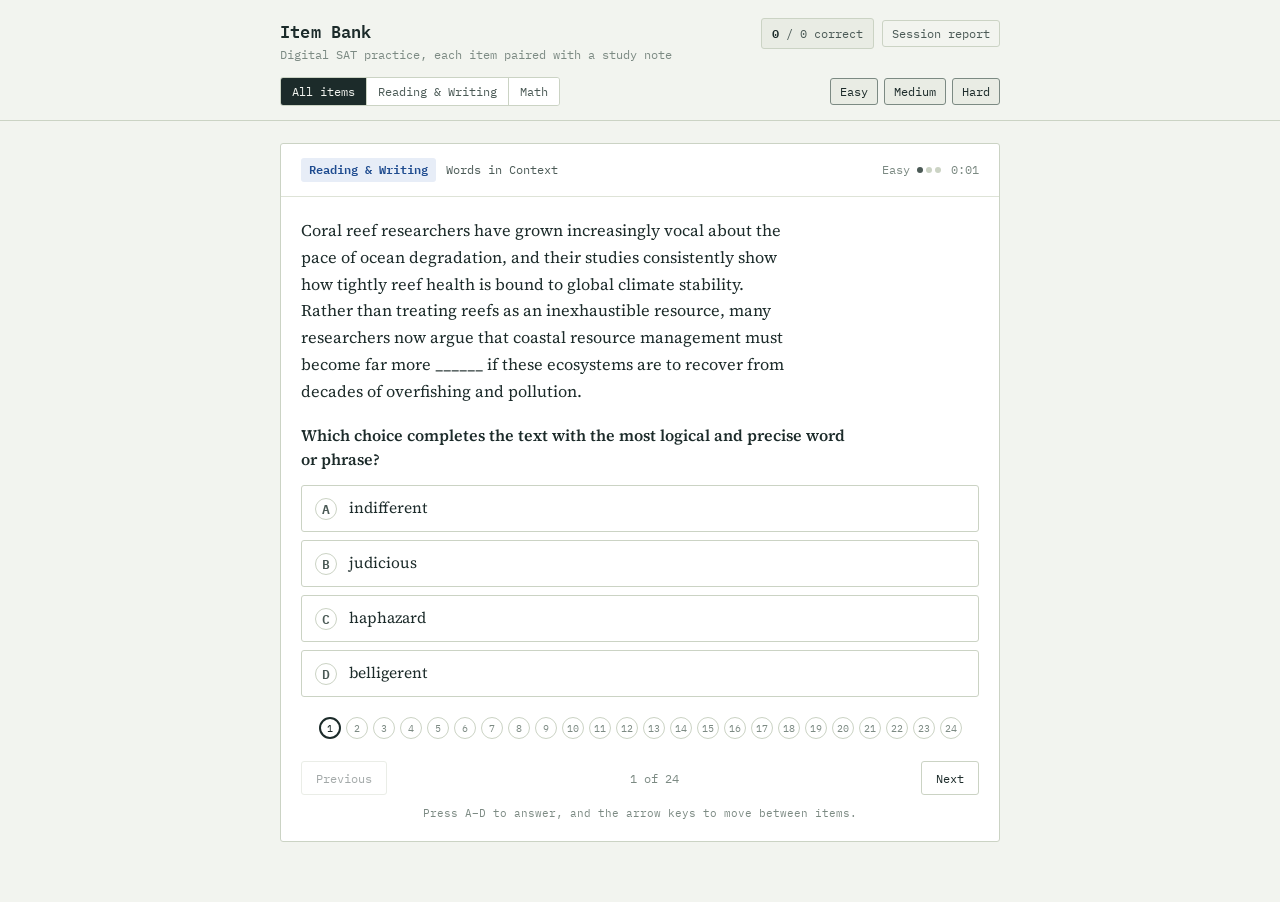
<file: index.html>
<!DOCTYPE html>
<html lang="en">
<head>
<meta charset="UTF-8">
<meta name="viewport" content="width=device-width, initial-scale=1">
<title>Item Bank — Digital SAT Practice</title>
<link rel="preconnect" href="https://fonts.googleapis.com">
<link rel="preconnect" href="https://fonts.gstatic.com" crossorigin>
<link href="https://fonts.googleapis.com/css2?family=Source+Serif+4:opsz,wght@8..60,400;8..60,500;8..60,600;8..60,700&family=IBM+Plex+Mono:wght@400;500;600;700&display=swap" rel="stylesheet">
<link rel="stylesheet" href="styles.css">
</head>
<body>

<div class="topbar">
  <div class="topbar-inner">
    <div class="brand-row">
      <div class="brand">
        <h1>Item Bank</h1>
        <p>Digital SAT practice, each item paired with a study note</p>
      </div>
      <div style="display:flex; gap:8px; align-items:center;">
        <span class="score-chip" id="scoreChip">0 / 0 correct</span>
        <button class="report-btn" id="reportBtn" type="button">Session report</button>
      </div>
    </div>
    <div class="controls-row">
      <div class="segmented" id="domainTabs" role="group" aria-label="Filter by section">
        <button data-domain="All" aria-pressed="true" type="button">All items</button>
        <button data-domain="Reading and Writing" aria-pressed="false" type="button">Reading &amp; Writing</button>
        <button data-domain="Math" aria-pressed="false" type="button">Math</button>
      </div>
      <div class="chip-group" id="diffChips" role="group" aria-label="Filter by difficulty">
        <button class="chip" data-diff="Easy" aria-pressed="true" type="button">Easy</button>
        <button class="chip" data-diff="Medium" aria-pressed="true" type="button">Medium</button>
        <button class="chip" data-diff="Hard" aria-pressed="true" type="button">Hard</button>
      </div>
    </div>
  </div>
</div>

<main id="main">
  <div id="questionArea"></div>
</main>

<dialog id="report">
  <div class="report-inner">
    <h2>Session report</h2>
    <div id="reportBody"></div>
    <div class="report-actions">
      <button class="nav-btn danger" id="resetBtn" type="button">Reset progress</button>
      <button class="nav-btn" id="closeReportBtn" type="button">Close</button>
    </div>
  </div>
</dialog>

<script src="render.js"></script>
<script src="app.js"></script>
</body>
</html>
</file>
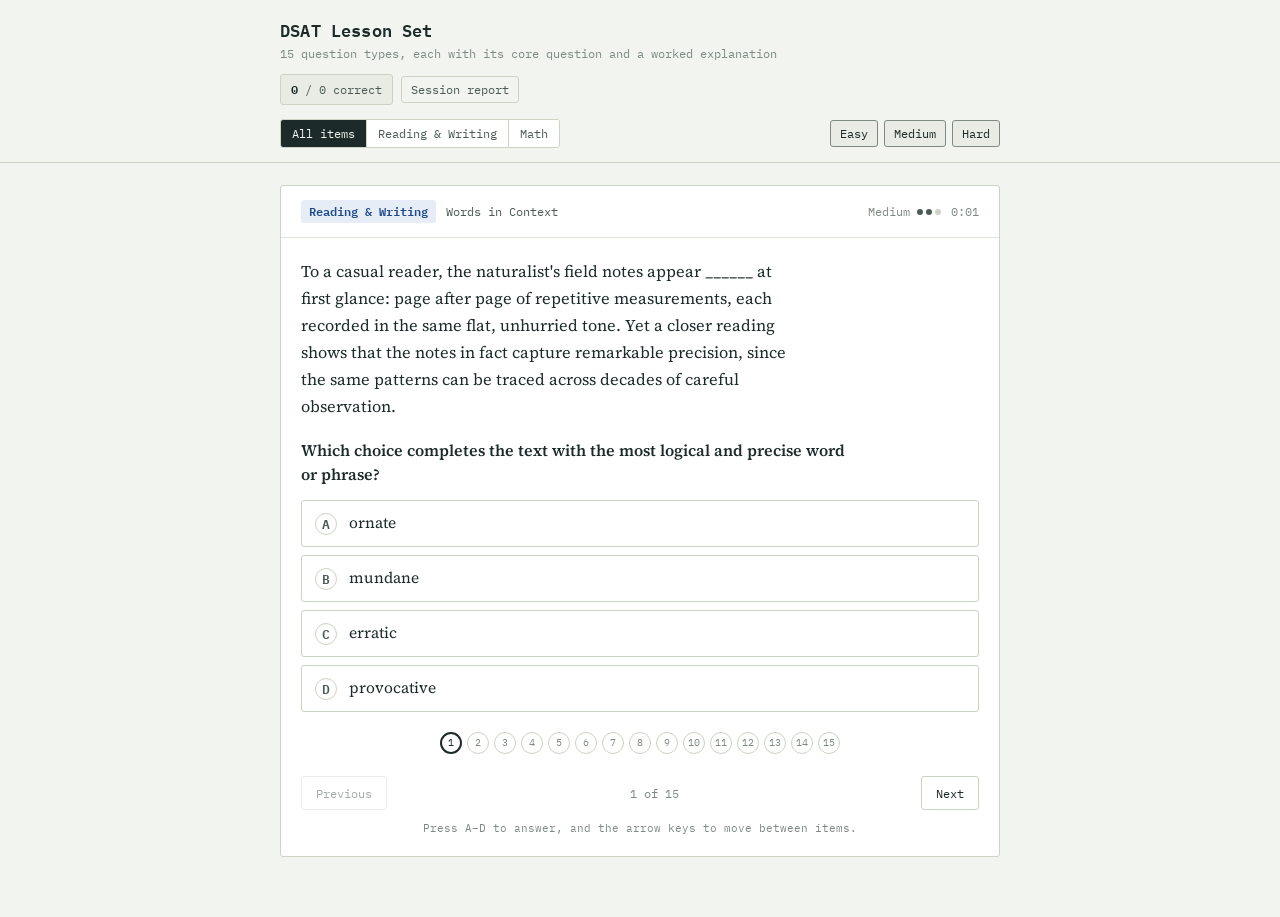
<file: lessons.html>
<!DOCTYPE html>
<html lang="en">
<head>
<meta charset="UTF-8">
<meta name="viewport" content="width=device-width, initial-scale=1">
<title>DSAT Lesson Set</title>
<link rel="preconnect" href="https://fonts.googleapis.com">
<link rel="preconnect" href="https://fonts.gstatic.com" crossorigin>
<link href="https://fonts.googleapis.com/css2?family=Source+Serif+4:opsz,wght@8..60,400;8..60,500;8..60,600;8..60,700&family=IBM+Plex+Mono:wght@400;500;600;700&display=swap" rel="stylesheet">
<link rel="stylesheet" href="styles.css">
</head>
<body data-src="lessons.json" data-storage="dsat-lessons-v1">

<div class="topbar">
  <div class="topbar-inner">
    <div class="brand-row">
      <div class="brand">
        <h1>DSAT Lesson Set</h1>
        <p>15 question types, each with its core question and a worked explanation</p>
      </div>
      <div style="display:flex; gap:8px; align-items:center;">
        <span class="score-chip" id="scoreChip">0 / 0 correct</span>
        <button class="report-btn" id="reportBtn" type="button">Session report</button>
      </div>
    </div>
    <div class="controls-row">
      <div class="segmented" id="domainTabs" role="group" aria-label="Filter by section">
        <button data-domain="All" aria-pressed="true" type="button">All items</button>
        <button data-domain="Reading and Writing" aria-pressed="false" type="button">Reading &amp; Writing</button>
        <button data-domain="Math" aria-pressed="false" type="button">Math</button>
      </div>
      <div class="chip-group" id="diffChips" role="group" aria-label="Filter by difficulty">
        <button class="chip" data-diff="Easy" aria-pressed="true" type="button">Easy</button>
        <button class="chip" data-diff="Medium" aria-pressed="true" type="button">Medium</button>
        <button class="chip" data-diff="Hard" aria-pressed="true" type="button">Hard</button>
      </div>
    </div>
  </div>
</div>

<main id="main">
  <div id="questionArea"></div>
</main>

<dialog id="report">
  <div class="report-inner">
    <h2>Session report</h2>
    <div id="reportBody"></div>
    <div class="report-actions">
      <button class="nav-btn danger" id="resetBtn" type="button">Reset progress</button>
      <button class="nav-btn" id="closeReportBtn" type="button">Close</button>
    </div>
  </div>
</dialog>

<script src="render.js"></script>
<script src="app.js"></script>
</body>
</html>
</file>
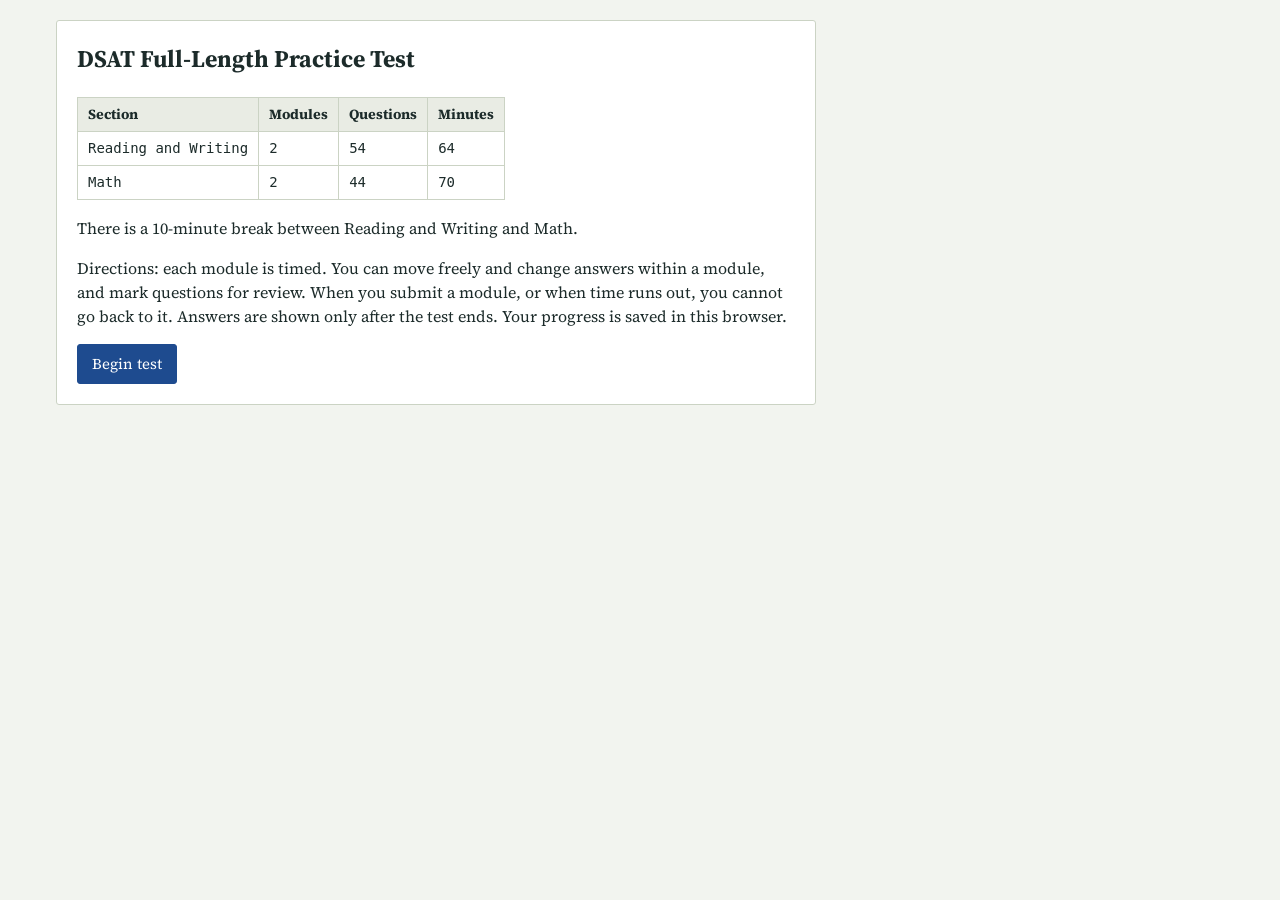
<file: test.html>
<!DOCTYPE html>
<html lang="en">
<head>
<meta charset="UTF-8">
<meta name="viewport" content="width=device-width, initial-scale=1">
<title>DSAT Full-Length Practice Test</title>
<link rel="preconnect" href="https://fonts.googleapis.com">
<link rel="preconnect" href="https://fonts.gstatic.com" crossorigin>
<link href="https://fonts.googleapis.com/css2?family=Source+Serif+4:opsz,wght@8..60,400;8..60,500;8..60,600;8..60,700&family=IBM+Plex+Mono:wght@400;500;600;700&display=swap" rel="stylesheet">
<link rel="stylesheet" href="styles.css">
</head>
<body class="tm-page">
<main id="app" aria-live="polite"></main>
<script src="render.js"></script>
<script src="test-engine.js"></script>
<script src="test-ui.js"></script>
</body>
</html>
</file>
<file: styles.css>
:root {
  box-sizing: border-box;

  --paper: #F2F4EF;
  --surface: #FFFFFF;
  --surface-sunken: #E9ECE4;
  --line: #CBD3C4;
  --line-soft: #DEE3D7;
  --ink: #1C2B2A;
  --ink-soft: #4B5A56;
  --ink-faint: #7C8A83;

  --rw: #1E4B8F;
  --rw-tint: #E7EDF7;
  --math: #0E6E5B;
  --math-tint: #E4F0EC;

  --correct: #2E7D4F;
  --correct-tint: #E4F2E8;
  --incorrect: #B23A2E;
  --incorrect-tint: #FBEAE7;

  --focus: #1E4B8F;

  --font-serif: 'Source Serif 4', Georgia, 'Times New Roman', serif;
  --font-mono: 'IBM Plex Mono', 'SFMono-Regular', Consolas, monospace;

  --radius: 3px;
  color-scheme: light;
}

*, *::before, *::after { box-sizing: inherit; }

body {
  margin: 0;
  background: var(--paper);
  color: var(--ink);
  font-family: var(--font-serif);
  font-size: 16px;
  line-height: 1.5;
  -webkit-font-smoothing: antialiased;
}

@media (prefers-reduced-motion: reduce) {
  * { animation-duration: 0.001ms !important; transition-duration: 0.001ms !important; }
}

button, select { font-family: inherit; }

button:focus-visible, summary:focus-visible, a:focus-visible {
  outline: 2px solid var(--focus);
  outline-offset: 2px;
}

/* ---------- Top bar ---------- */

.topbar {
  position: sticky;
  top: 0;
  z-index: 10;
  background: var(--paper);
  border-bottom: 1px solid var(--line);
}

.topbar-inner {
  max-width: 760px;
  margin: 0 auto;
  padding: 18px 20px 14px;
}

.brand-row {
  display: flex;
  align-items: baseline;
  justify-content: space-between;
  gap: 12px;
  flex-wrap: wrap;
}

.brand h1 {
  font-family: var(--font-mono);
  font-weight: 600;
  font-size: 1.05rem;
  letter-spacing: 0.01em;
  margin: 0;
  color: var(--ink);
}

.brand p {
  margin: 2px 0 0;
  font-family: var(--font-mono);
  font-size: 0.72rem;
  color: var(--ink-faint);
}

.score-chip {
  font-family: var(--font-mono);
  font-size: 0.78rem;
  color: var(--ink-soft);
  background: var(--surface-sunken);
  border: 1px solid var(--line);
  border-radius: var(--radius);
  padding: 5px 10px;
  white-space: nowrap;
}

.score-chip strong { color: var(--ink); font-weight: 600; }

.report-btn {
  font-family: var(--font-mono);
  font-size: 0.72rem;
  color: var(--ink-soft);
  background: transparent;
  border: 1px solid var(--line);
  border-radius: var(--radius);
  padding: 5px 9px;
  cursor: pointer;
}
.report-btn:hover { border-color: var(--ink-faint); color: var(--ink); }

.controls-row {
  display: flex;
  gap: 8px;
  margin-top: 14px;
  flex-wrap: wrap;
  align-items: center;
  justify-content: space-between;
}

.segmented {
  display: inline-flex;
  border: 1px solid var(--line);
  border-radius: var(--radius);
  overflow: hidden;
}

.segmented button {
  font-family: var(--font-mono);
  font-size: 0.74rem;
  color: var(--ink-soft);
  background: var(--surface);
  border: none;
  border-right: 1px solid var(--line);
  padding: 6px 11px;
  cursor: pointer;
}
.segmented button:last-child { border-right: none; }
.segmented button[aria-pressed="true"] {
  background: var(--ink);
  color: var(--paper);
}
.segmented button:hover:not([aria-pressed="true"]) { background: var(--surface-sunken); }

.chip-group { display: inline-flex; gap: 6px; }

.chip {
  font-family: var(--font-mono);
  font-size: 0.72rem;
  color: var(--ink-soft);
  background: var(--surface);
  border: 1px solid var(--line);
  border-radius: var(--radius);
  padding: 5px 9px;
  cursor: pointer;
}
.chip[aria-pressed="true"] { background: var(--surface-sunken); color: var(--ink); border-color: var(--ink-faint); }

/* ---------- Main ---------- */

main {
  max-width: 760px;
  margin: 0 auto;
  padding: 22px 20px 60px;
}

.empty-state, .load-state {
  text-align: center;
  padding: 60px 20px;
  color: var(--ink-soft);
  font-family: var(--font-mono);
  font-size: 0.85rem;
}

.error-state {
  max-width: 62ch;
  margin: 40px auto;
  padding: 18px 20px;
  border: 1px solid var(--incorrect);
  background: var(--incorrect-tint);
  color: var(--incorrect);
  border-radius: var(--radius);
  font-family: var(--font-mono);
  font-size: 0.82rem;
  line-height: 1.6;
}

.card {
  background: var(--surface);
  border: 1px solid var(--line);
  border-radius: var(--radius);
}

.card-meta {
  display: flex;
  align-items: center;
  gap: 10px;
  flex-wrap: wrap;
  padding: 14px 20px;
  border-bottom: 1px solid var(--line-soft);
  font-family: var(--font-mono);
  font-size: 0.72rem;
}

.domain-tag {
  padding: 3px 8px;
  border-radius: var(--radius);
  font-weight: 600;
}
.domain-tag.rw { background: var(--rw-tint); color: var(--rw); }
.domain-tag.math { background: var(--math-tint); color: var(--math); }

.skill-tag { color: var(--ink-soft); }

.diff-dots {
  display: inline-flex;
  gap: 3px;
  margin-left: auto;
  align-items: center;
}
.diff-dots .label { color: var(--ink-faint); margin-right: 4px; }
.diff-dots span.dot {
  width: 6px; height: 6px; border-radius: 50%;
  background: var(--line);
}
.diff-dots span.dot.filled { background: var(--ink-soft); }

.timer {
  font-family: var(--font-mono);
  color: var(--ink-faint);
  font-variant-numeric: tabular-nums;
}

.card-body { padding: 20px; }

.stimulus {
  font-size: 1.02rem;
  line-height: 1.65;
  max-width: 62ch;
}
.stimulus p { margin: 0 0 0.9em; }
.stimulus p:last-child { margin-bottom: 0; }
.stimulus ul { margin: 0 0 0.9em; padding-left: 1.3em; }
.stimulus li { margin-bottom: 0.35em; }

.stem {
  font-weight: 600;
  margin: 18px 0 14px;
  max-width: 62ch;
  line-height: 1.5;
}

.choices {
  display: flex;
  flex-direction: column;
  gap: 8px;
}

.choice {
  display: flex;
  gap: 12px;
  align-items: flex-start;
  text-align: left;
  width: 100%;
  background: var(--surface);
  border: 1px solid var(--line);
  border-radius: var(--radius);
  padding: 11px 13px;
  cursor: pointer;
  font-family: var(--font-serif);
  font-size: 0.97rem;
  color: var(--ink);
}
.choice:hover:not(:disabled) { border-color: var(--ink-faint); background: var(--surface-sunken); }
.choice:disabled { cursor: default; }

.choice .letter {
  font-family: var(--font-mono);
  font-size: 0.8rem;
  font-weight: 600;
  color: var(--ink-soft);
  border: 1px solid var(--line);
  border-radius: 50%;
  width: 22px; height: 22px;
  display: flex; align-items: center; justify-content: center;
  flex-shrink: 0;
  margin-top: 1px;
}

.choice .body { flex: 1; }
.choice .rationale {
  display: none;
  margin-top: 7px;
  font-family: var(--font-mono);
  font-size: 0.78rem;
  line-height: 1.5;
  color: var(--ink-soft);
}
.choice .trap-chip {
  display: inline-block;
  margin-top: 6px;
  font-family: var(--font-mono);
  font-size: 0.68rem;
  color: var(--incorrect);
  background: var(--incorrect-tint);
  border-radius: var(--radius);
  padding: 2px 6px;
}

.choice.correct-pick { border-color: var(--correct); background: var(--correct-tint); }
.choice.correct-pick .letter { border-color: var(--correct); color: var(--correct); background: var(--surface); }
.choice.wrong-pick { border-color: var(--incorrect); background: var(--incorrect-tint); }
.choice.wrong-pick .letter { border-color: var(--incorrect); color: var(--incorrect); background: var(--surface); }
.choice.reveal-correct-unpicked { border-color: var(--correct); }
.choice.answered .rationale { display: block; }

.verdict {
  margin-top: 16px;
  padding: 10px 13px;
  border-radius: var(--radius);
  font-family: var(--font-mono);
  font-size: 0.85rem;
  display: flex;
  gap: 8px;
  align-items: center;
}
.verdict.good { background: var(--correct-tint); color: var(--correct); }
.verdict.bad { background: var(--incorrect-tint); color: var(--incorrect); }
.verdict .mark { font-weight: 700; }

details.study-note {
  margin-top: 16px;
  border: 1px solid var(--line);
  border-radius: var(--radius);
  overflow: hidden;
}
details.study-note summary {
  cursor: pointer;
  list-style: none;
  padding: 10px 13px;
  font-family: var(--font-mono);
  font-size: 0.78rem;
  color: var(--ink-soft);
  background: var(--surface-sunken);
  display: flex;
  align-items: center;
  gap: 8px;
}
details.study-note summary::-webkit-details-marker { display: none; }
details.study-note summary::before {
  content: "+";
  font-weight: 700;
  width: 14px;
  display: inline-block;
}
details.study-note[open] summary::before { content: "\2013"; }

.note-body { padding: 14px; }
.note-section { margin-bottom: 12px; }
.note-section:last-of-type { margin-bottom: 10px; }
.note-label {
  font-family: var(--font-mono);
  font-size: 0.68rem;
  color: var(--ink-faint);
  margin-bottom: 3px;
}
.note-text { font-size: 0.92rem; line-height: 1.55; max-width: 62ch; }

.vocab-row { display: flex; flex-wrap: wrap; gap: 6px; }
.vocab-tag {
  font-family: var(--font-mono);
  font-size: 0.72rem;
  color: var(--ink-soft);
  background: var(--surface-sunken);
  border-radius: var(--radius);
  padding: 3px 8px;
}

.nav-row {
  display: flex;
  align-items: center;
  justify-content: space-between;
  gap: 10px;
  margin-top: 22px;
}

.nav-btn {
  font-family: var(--font-mono);
  font-size: 0.78rem;
  color: var(--ink);
  background: var(--surface);
  border: 1px solid var(--line);
  border-radius: var(--radius);
  padding: 8px 14px;
  cursor: pointer;
}
.nav-btn:hover:not(:disabled) { border-color: var(--ink-faint); }
.nav-btn:disabled { opacity: 0.4; cursor: default; }

.bubbles {
  display: flex;
  gap: 5px;
  flex-wrap: wrap;
  justify-content: center;
}
.bubble {
  width: 22px; height: 22px;
  border-radius: 50%;
  border: 1px solid var(--line);
  background: var(--surface);
  font-family: var(--font-mono);
  font-size: 0.62rem;
  color: var(--ink-faint);
  cursor: pointer;
  display: flex; align-items: center; justify-content: center;
  padding: 0;
}
.bubble.current { border-color: var(--ink); border-width: 2px; color: var(--ink); }
.bubble.done-correct { background: var(--correct); border-color: var(--correct); color: var(--paper); }
.bubble.done-wrong { background: var(--incorrect); border-color: var(--incorrect); color: var(--paper); }

.hint-row {
  text-align: center;
  margin-top: 10px;
  font-family: var(--font-mono);
  font-size: 0.68rem;
  color: var(--ink-faint);
}

/* ---------- Dialog ---------- */

dialog#report {
  border: 1px solid var(--line);
  border-radius: var(--radius);
  padding: 0;
  background: var(--surface);
  color: var(--ink);
  width: min(440px, calc(100vw - 40px));
}
dialog#report::backdrop { background: rgba(10, 20, 18, 0.45); }

.report-inner { padding: 22px; }
.report-inner h2 {
  font-family: var(--font-mono);
  font-size: 0.95rem;
  margin: 0 0 16px;
}
.report-line {
  display: flex;
  justify-content: space-between;
  font-family: var(--font-mono);
  font-size: 0.85rem;
  padding: 8px 0;
  border-bottom: 1px solid var(--line-soft);
}
.report-line:last-of-type { border-bottom: none; }
.report-actions {
  margin-top: 18px;
  display: flex;
  justify-content: space-between;
  gap: 10px;
}
.report-actions .nav-btn.danger { color: var(--incorrect); border-color: var(--incorrect); }

@media (max-width: 480px) {
  .card-body { padding: 16px; }
  .topbar-inner { padding: 14px 16px 12px; }
}

.core-question {
  margin-top: 16px;
  padding: 10px 13px;
  border-left: 3px solid var(--rw);
  background: var(--rw-tint);
  border-radius: var(--radius);
  font-size: 0.92rem;
  line-height: 1.55;
  max-width: 62ch;
}
.core-question .note-label { color: var(--rw); }

.steps {
  padding-left: 1.3em;
  font-size: 0.92rem;
  line-height: 1.55;
  max-width: 62ch;
  margin: 12px 0 12px;
}
.steps li { margin-top: 6px; }

.data-table { display: block; max-width: 100%; overflow-x: auto; border-collapse: collapse; margin: 0 0 14px; font-size: 14px; }
.data-table caption { text-align: left; font-weight: 600; padding-bottom: 6px; }
.data-table th, .data-table td { border: 1px solid var(--line); padding: 6px 10px; text-align: left; }
.data-table th { background: var(--surface-sunken); }
.data-table td { font-family: ui-monospace, Menlo, Consolas, monospace; }

/* ===== Full-length test mode (test.html) ===== */

.tm-page main { max-width: 1200px; margin: 0 auto; padding: 0 16px 32px; }
.tm-card { background: var(--surface); border: 1px solid var(--line); border-radius: var(--radius); padding: 20px; margin-top: 20px; max-width: 760px; }
.tm-card h1, .tm-card h2 { margin-top: 0; }
.tm-center { text-align: center; margin-left: auto; margin-right: auto; }
.tm-overview { display: table; }
.tm-error { color: var(--incorrect); }
.tm-actions { display: flex; flex-wrap: wrap; gap: 8px; margin-top: 16px; }

.tm-btn {
  display: inline-block; font: inherit; font-size: 15px; color: var(--ink); text-decoration: none;
  background: var(--surface); border: 1px solid var(--line); border-radius: var(--radius);
  padding: 8px 14px; cursor: pointer;
}
.tm-btn:hover:not(:disabled) { background: var(--surface-sunken); }
.tm-btn:disabled { opacity: 0.5; cursor: not-allowed; }
.tm-btn[aria-pressed="true"] { background: var(--incorrect-tint); border-color: var(--incorrect); }
.tm-primary { background: var(--rw); border-color: var(--rw); color: #fff; }
.tm-primary:hover:not(:disabled) { background: #173a70; }

.tm-head { position: sticky; top: 0; z-index: 10; background: var(--paper); border-bottom: 1px solid var(--line); padding: 10px 0; }
.tm-head-row { display: flex; flex-wrap: wrap; align-items: center; gap: 8px 16px; }
.tm-tools { display: flex; gap: 8px; margin-left: auto; }
.tm-timer { font-family: var(--font-mono); font-size: 20px; font-weight: 600; }
.tm-big { font-size: 48px; margin: 12px 0; }
.tm-warn { margin-top: 8px; background: var(--incorrect); color: #fff; padding: 6px 12px; border-radius: var(--radius); font-weight: 600; }
.tm-warn[hidden] { display: none; }

.tm-body { display: grid; grid-template-columns: 1fr; gap: 16px; margin-top: 16px; }
.tm-math .tm-question { max-width: 760px; }
.tm-passage, .tm-question, .tm-passage-inline { background: var(--surface); border: 1px solid var(--line); border-radius: var(--radius); padding: 16px; }
.tm-passage-inline { border: 0; padding: 0 0 8px; }
.tm-math .tm-question { padding: 16px; }
.tm-passage p, .tm-passage-inline p { margin: 0 0 10px; }
.tm-stem { font-weight: 600; margin-top: 0; }
@media (min-width: 900px) {
  .tm-rw { grid-template-columns: 1fr 1fr; align-items: start; }
}

.tm-choices { display: flex; flex-direction: column; gap: 8px; }
.tm-choice {
  display: flex; gap: 12px; align-items: baseline; text-align: left; font: inherit; color: var(--ink);
  background: var(--surface); border: 1px solid var(--line); border-radius: var(--radius); padding: 10px 12px; cursor: pointer;
}
.tm-choice:hover { background: var(--surface-sunken); }
.tm-choice.selected { border-color: var(--rw); background: var(--rw-tint); box-shadow: inset 0 0 0 1px var(--rw); }
.tm-letter { font-family: var(--font-mono); font-weight: 600; }

.tm-directions { background: var(--surface-sunken); border-radius: var(--radius); padding: 10px 12px; font-size: 14px; margin-bottom: 12px; }
.tm-spr input { display: block; margin-top: 4px; font: inherit; font-family: var(--font-mono); padding: 8px; width: 10ch; border: 1px solid var(--line); border-radius: var(--radius); }
.tm-preview { margin-top: 8px; font-size: 14px; color: var(--ink-soft); }

.tm-foot { display: flex; flex-wrap: wrap; gap: 8px; justify-content: space-between; margin-top: 16px; }
.tm-navbtn { flex: 1 1 auto; max-width: 260px; }

.tm-nav { position: fixed; left: 0; right: 0; bottom: 0; z-index: 20; background: var(--surface); border-top: 2px solid var(--line); padding: 16px; max-height: 60vh; overflow-y: auto; }
.tm-nav-grid { display: grid; grid-template-columns: repeat(auto-fill, minmax(44px, 1fr)); gap: 6px; }
.tm-cell { font-family: var(--font-mono); padding: 8px 0; background: var(--surface); border: 1px solid var(--line); border-radius: var(--radius); cursor: pointer; }
.tm-cell.answered { background: var(--rw-tint); border-color: var(--rw); }
.tm-cell.marked { border-style: dashed; border-color: var(--incorrect); border-width: 2px; }
.tm-cell.current { outline: 3px solid var(--ink); outline-offset: 1px; }

.tm-review { list-style: none; padding: 0; display: grid; gap: 6px; }
.tm-review .tm-btn { width: 100%; text-align: left; }

.tm-dialog { max-width: 560px; width: calc(100% - 32px); border: 1px solid var(--line); border-radius: var(--radius); padding: 20px; background: var(--surface); color: var(--ink); }
.tm-dialog::backdrop { background: rgba(28, 43, 42, 0.5); }
.tm-dialog h2 { margin-top: 0; }

/* results review (test mode) */
.tm-scores { display: flex; flex-wrap: wrap; gap: 24px; font-size: 1.25rem; margin-bottom: 8px; }
.tm-ritem { border: 1px solid var(--line); border-radius: var(--radius); margin-top: 8px; padding: 8px 12px; }
.tm-ritem summary { cursor: pointer; }
.tm-rid { font-family: var(--font-mono); font-weight: 600; }
.tm-rstat { font-weight: 600; }
.tm-rstat.correct { color: var(--correct); }
.tm-rstat.incorrect, .tm-rstat.omitted { color: var(--incorrect); }
.tm-rmark { font-size: 0.8rem; border: 1px dashed var(--incorrect); border-radius: var(--radius); padding: 0 6px; }
.tm-rbody { margin-top: 12px; overflow-wrap: anywhere; }
.tm-ritem .choice { display: flex; gap: 10px; width: 100%; margin-top: 6px; padding: 8px 10px; border: 1px solid var(--line); border-radius: var(--radius); }
.tm-ritem .choice em { font-size: 0.8rem; color: var(--ink-soft); }
</file>
